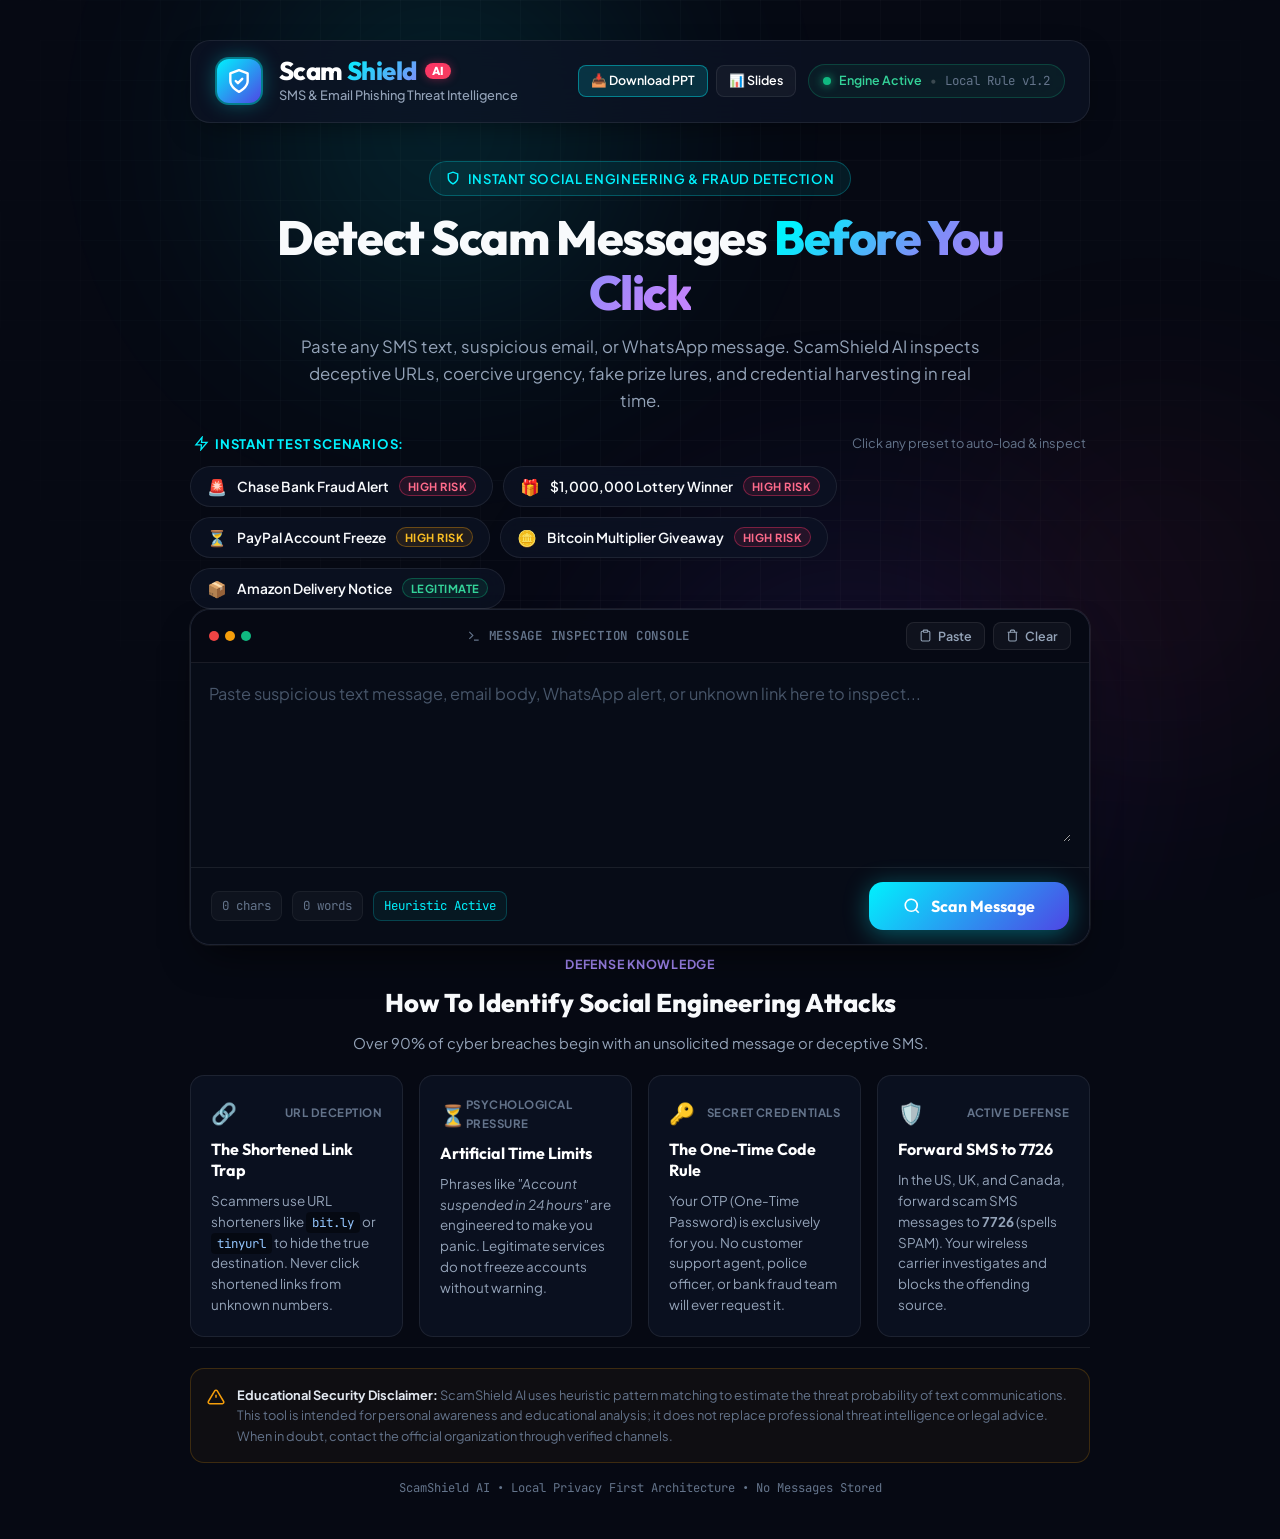
<file: templates/index.html>
<!DOCTYPE html>
<html lang="en">
<head>
    <meta charset="UTF-8">
    <meta name="viewport" content="width=device-width, initial-scale=1.0">
    <title>ScamShield AI | Intelligent SMS & Email Phishing Scanner</title>
    <meta name="description" content="ScamShield AI is a modern cyber-intelligence tool that analyzes suspicious SMS messages and emails for phishing links, coercive urgency, fake prizes, and credential theft.">
    <meta name="theme-color" content="#070a13">
    <link rel="manifest" href="/static/manifest.json">
    <link rel="icon" type="image/png" href="/static/icon-192.png">
    
    <!-- Google Fonts -->
    <link rel="preconnect" href="https://fonts.googleapis.com">
    <link rel="preconnect" href="https://fonts.gstatic.com" crossorigin>
    <link href="https://fonts.googleapis.com/css2?family=Outfit:wght@400;500;600;700;800;900&family=Plus+Jakarta+Sans:wght@400;500;600;700&family=JetBrains+Mono:wght@400;500;600&display=swap" rel="stylesheet">
    
    <!-- Stylesheet -->
    <link rel="stylesheet" href="/static/style.css">
</head>
<body>
    <!-- Background Canvas Decor -->
    <div class="cyber-background" aria-hidden="true">
        <div class="grid-overlay"></div>
        <div class="ambient-glow glow-cyan"></div>
        <div class="ambient-glow glow-purple"></div>
        <div class="ambient-glow glow-accent"></div>
    </div>

    <!-- Main Application Shell -->
    <div class="app-shell">
        <!-- Top Navigation Bar -->
        <header class="navbar" role="banner">
            <div class="nav-brand">
                <div class="shield-badge">
                    <div class="shield-core">
                        <svg width="26" height="26" viewBox="0 0 24 24" fill="none" stroke="currentColor" stroke-width="2.2" stroke-linecap="round" stroke-linejoin="round">
                            <path d="M12 22s8-4 8-10V5l-8-3-8 3v7c0 6 8 10 8 10z"></path>
                            <path d="M9 12l2 2 4-4"></path>
                        </svg>
                    </div>
                    <div class="shield-pulse"></div>
                </div>
                <div class="brand-titles">
                    <div class="brand-logo-text">
                        <span class="brand-scam">Scam</span><span class="brand-shield">Shield</span>
                        <span class="brand-ai-chip">AI</span>
                    </div>
                    <span class="brand-subtext">SMS &amp; Email Phishing Threat Intelligence</span>
                </div>
            </div>

            <div class="nav-status">
                <button type="button" id="install-app-btn" class="term-btn" style="display: none; color: #fff; background: linear-gradient(135deg, #10b981, #059669); border-color: #34d399; margin-right: 8px;">
                    📲 Install App
                </button>
                <a href="/download-ppt" class="term-btn" style="text-decoration: none; color: #fff; background: rgba(0, 242, 254, 0.15); border-color: rgba(0, 242, 254, 0.4); margin-right: 8px;">
                    📥 Download PPT
                </a>
                <a href="/slides" class="term-btn" style="text-decoration: none; color: #fff; margin-right: 12px;">
                    📊 Slides
                </a>
                <div class="status-indicator-pill" id="system-status">
                    <span class="pulse-dot"></span>
                    <span class="status-title">Engine Active</span>
                    <span class="status-divider">•</span>
                    <span class="status-meta">Local Rule v1.2</span>
                </div>
            </div>
        </header>

        <!-- Main Content Area -->
        <main class="main-content" role="main">
            <!-- Hero Title & Subtitle -->
            <section class="hero-section">
                <div class="hero-chip">
                    <svg width="14" height="14" viewBox="0 0 24 24" fill="none" stroke="currentColor" stroke-width="2.5">
                        <path d="M12 22s8-4 8-10V5l-8-3-8 3v7c0 6 8 10 8 10z"></path>
                    </svg>
                    <span>Instant Social Engineering &amp; Fraud Detection</span>
                </div>
                <h1 class="hero-title">
                    Detect Scam Messages <span class="gradient-headline">Before You Click</span>
                </h1>
                <p class="hero-description">
                    Paste any SMS text, suspicious email, or WhatsApp message. ScamShield AI inspects deceptive URLs, coercive urgency, fake prize lures, and credential harvesting in real time.
                </p>
            </section>

            <!-- Test Presets Hub -->
            <section class="presets-section" aria-label="Test Scenarios">
                <div class="presets-label-bar">
                    <span class="presets-caption">
                        <svg width="15" height="15" viewBox="0 0 24 24" fill="none" stroke="currentColor" stroke-width="2">
                            <polygon points="13 2 3 14 12 14 11 22 21 10 12 10 13 2"></polygon>
                        </svg>
                        Instant Test Scenarios:
                    </span>
                    <span class="presets-hint">Click any preset to auto-load &amp; inspect</span>
                </div>
                <div class="presets-grid">
                    <button type="button" class="preset-pill preset-bank" data-preset="bank">
                        <span class="preset-icon">🚨</span>
                        <span class="preset-title">Chase Bank Fraud Alert</span>
                        <span class="preset-tag tag-high">High Risk</span>
                    </button>
                    <button type="button" class="preset-pill preset-lottery" data-preset="prize">
                        <span class="preset-icon">🎁</span>
                        <span class="preset-title">$1,000,000 Lottery Winner</span>
                        <span class="preset-tag tag-high">High Risk</span>
                    </button>
                    <button type="button" class="preset-pill preset-paypal" data-preset="urgent">
                        <span class="preset-icon">⏳</span>
                        <span class="preset-title">PayPal Account Freeze</span>
                        <span class="preset-tag tag-med">High Risk</span>
                    </button>
                    <button type="button" class="preset-pill preset-crypto" data-preset="crypto">
                        <span class="preset-icon">🪙</span>
                        <span class="preset-title">Bitcoin Multiplier Giveaway</span>
                        <span class="preset-tag tag-high">High Risk</span>
                    </button>
                    <button type="button" class="preset-pill preset-safe" data-preset="safe">
                        <span class="preset-icon">📦</span>
                        <span class="preset-title">Amazon Delivery Notice</span>
                        <span class="preset-tag tag-safe">Legitimate</span>
                    </button>
                </div>
            </section>

            <!-- Inspector Workspace -->
            <section class="workspace-card" aria-label="Message Inspection Workspace">
                <!-- Terminal Header Bar -->
                <div class="terminal-bar">
                    <div class="terminal-dots">
                        <span class="term-dot dot-red"></span>
                        <span class="term-dot dot-yellow"></span>
                        <span class="term-dot dot-green"></span>
                    </div>
                    <div class="terminal-title">
                        <svg width="14" height="14" viewBox="0 0 24 24" fill="none" stroke="currentColor" stroke-width="2">
                            <polyline points="4 17 10 11 4 5"></polyline>
                            <line x1="12" y1="19" x2="20" y2="19"></line>
                        </svg>
                        <span>MESSAGE INSPECTION CONSOLE</span>
                    </div>
                    <div class="terminal-actions">
                        <button type="button" id="paste-btn" class="term-btn" title="Paste text from clipboard">
                            <svg width="13" height="13" viewBox="0 0 24 24" fill="none" stroke="currentColor" stroke-width="2">
                                <path d="M16 4h2a2 2 0 0 1 2 2v14a2 2 0 0 1-2 2H6a2 2 0 0 1-2-2V6a2 2 0 0 1 2-2h2"></path>
                                <rect x="8" y="2" width="8" height="4" rx="1" ry="1"></rect>
                            </svg>
                            Paste
                        </button>
                        <button type="button" id="clear-btn" class="term-btn" title="Clear text area">
                            <svg width="13" height="13" viewBox="0 0 24 24" fill="none" stroke="currentColor" stroke-width="2">
                                <polyline points="3 6 5 6 21 6"></polyline>
                                <path d="M19 6v14a2 2 0 0 1-2 2H7a2 2 0 0 1-2-2V6m3 0V4a2 2 0 0 1 2-2h4a2 2 0 0 1 2 2v2"></path>
                            </svg>
                            Clear
                        </button>
                    </div>
                </div>

                <!-- Input Form -->
                <form id="analyzer-form" class="analyzer-form">
                    <div class="input-container">
                        <label for="message-input" class="sr-only">Message content to scan</label>
                        <textarea 
                            id="message-input" 
                            name="message" 
                            rows="6" 
                            placeholder="Paste suspicious text message, email body, WhatsApp alert, or unknown link here to inspect..." 
                            required
                        ></textarea>
                    </div>

                    <!-- Input Metrics & Submit Bar -->
                    <div class="input-footer">
                        <div class="metrics-group">
                            <span id="char-counter" class="metric-badge">0 chars</span>
                            <span id="word-counter" class="metric-badge">0 words</span>
                            <span id="security-mode" class="metric-badge mode-badge">Heuristic Active</span>
                        </div>
                        <div class="submit-group">
                            <button type="submit" id="analyze-btn" class="scan-button">
                                <span class="scan-btn-glow"></span>
                                <span class="btn-spinner" id="btn-spinner" style="display: none;"></span>
                                <svg class="btn-icon" width="18" height="18" viewBox="0 0 24 24" fill="none" stroke="currentColor" stroke-width="2.2">
                                    <circle cx="11" cy="11" r="8"></circle>
                                    <line x1="21" y1="21" x2="16.65" y2="16.65"></line>
                                </svg>
                                <span id="analyze-btn-text">Scan Message</span>
                            </button>
                        </div>
                    </div>
                </form>
            </section>

            <!-- Results Diagnostic Console (Revealed when analyzed) -->
            <section id="results-panel" class="results-dashboard" style="display: none;" aria-live="polite">
                <!-- Top Diagnostic Header -->
                <div class="diagnostic-header">
                    <div class="diag-header-text">
                        <span class="diag-pretitle">Diagnostic Verdict</span>
                        <h2 id="verdict-heading">Threat Assessment Complete</h2>
                    </div>
                    <div class="diag-verdict-pill">
                        <span id="risk-badge" class="risk-badge risk-high">CRITICAL RISK</span>
                    </div>
                </div>

                <!-- Threat Score Overview Card -->
                <div class="threat-overview-grid">
                    <!-- Circular Score Gauge Card -->
                    <div class="gauge-card">
                        <div class="gauge-wrapper">
                            <svg class="score-ring" width="160" height="160" viewBox="0 0 160 160">
                                <circle class="ring-bg" cx="80" cy="80" r="68"></circle>
                                <circle id="score-ring-bar" class="ring-bar ring-high" cx="80" cy="80" r="68" stroke-dasharray="427.2" stroke-dashoffset="427.2"></circle>
                            </svg>
                            <div class="gauge-center-content">
                                <span id="score-text" class="gauge-number">0%</span>
                                <span class="gauge-label">Threat Index</span>
                            </div>
                        </div>
                        <div class="gauge-footer-meta">
                            <span id="threat-level-desc">Multiple fraud heuristics triggered</span>
                        </div>
                    </div>

                    <!-- Category Pillars Grid -->
                    <div class="pillars-card">
                        <h3 class="pillars-heading">Security Pillar Analysis</h3>
                        <div class="pillar-items">
                            <!-- Link Pillar -->
                            <div class="pillar-item">
                                <div class="pillar-label-row">
                                    <span class="pillar-name">
                                        <svg width="14" height="14" viewBox="0 0 24 24" fill="none" stroke="currentColor" stroke-width="2">
                                            <path d="M10 13a5 5 0 0 0 7.54.54l3-3a5 5 0 0 0-7.07-7.07l-1.72 1.71"></path>
                                            <path d="M14 11a5 5 0 0 0-7.54-.54l-3 3a5 5 0 0 0 7.07 7.07l1.71-1.71"></path>
                                        </svg>
                                        Link Integrity
                                    </span>
                                    <span id="score-links" class="pillar-score">0%</span>
                                </div>
                                <div class="pillar-track">
                                    <div id="bar-links" class="pillar-fill" style="width: 0%;"></div>
                                </div>
                            </div>

                            <!-- Urgency Pillar -->
                            <div class="pillar-item">
                                <div class="pillar-label-row">
                                    <span class="pillar-name">
                                        <svg width="14" height="14" viewBox="0 0 24 24" fill="none" stroke="currentColor" stroke-width="2">
                                            <circle cx="12" cy="12" r="10"></circle>
                                            <polyline points="12 6 12 12 16 14"></polyline>
                                        </svg>
                                        Urgency &amp; Pressure
                                    </span>
                                    <span id="score-urgency" class="pillar-score">0%</span>
                                </div>
                                <div class="pillar-track">
                                    <div id="bar-urgency" class="pillar-fill" style="width: 0%;"></div>
                                </div>
                            </div>

                            <!-- Prize / Bait Pillar -->
                            <div class="pillar-item">
                                <div class="pillar-label-row">
                                    <span class="pillar-name">
                                        <svg width="14" height="14" viewBox="0 0 24 24" fill="none" stroke="currentColor" stroke-width="2">
                                            <polyline points="20 12 20 22 4 22 4 12"></polyline>
                                            <rect x="2" y="7" width="20" height="5"></rect>
                                            <line x1="12" y1="22" x2="12" y2="7"></line>
                                            <path d="M12 7H7.5a2.5 2.5 0 0 1 0-5C11 2 12 7 12 7z"></path>
                                            <path d="M12 7h4.5a2.5 2.5 0 0 0 0-5C13 2 12 7 12 7z"></path>
                                        </svg>
                                        Prize &amp; Financial Bait
                                    </span>
                                    <span id="score-prizes" class="pillar-score">0%</span>
                                </div>
                                <div class="pillar-track">
                                    <div id="bar-prizes" class="pillar-fill" style="width: 0%;"></div>
                                </div>
                            </div>

                            <!-- Credential Pillar -->
                            <div class="pillar-item">
                                <div class="pillar-label-row">
                                    <span class="pillar-name">
                                        <svg width="14" height="14" viewBox="0 0 24 24" fill="none" stroke="currentColor" stroke-width="2">
                                            <rect x="3" y="11" width="18" height="11" rx="2" ry="2"></rect>
                                            <path d="M7 11V7a5 5 0 0 1 10 0v4"></path>
                                        </svg>
                                        Credential Requests
                                    </span>
                                    <span id="score-credentials" class="pillar-score">0%</span>
                                </div>
                                <div class="pillar-track">
                                    <div id="bar-credentials" class="pillar-fill" style="width: 0%;"></div>
                                </div>
                            </div>
                        </div>
                    </div>
                </div>

                <!-- Primary Security Guidance Box -->
                <div class="advice-card" id="advice-card-box">
                    <div class="advice-icon">
                        <svg width="22" height="22" viewBox="0 0 24 24" fill="none" stroke="currentColor" stroke-width="2">
                            <circle cx="12" cy="12" r="10"></circle>
                            <line x1="12" y1="16" x2="12" y2="12"></line>
                            <line x1="12" y1="8" x2="12.01" y2="8"></line>
                        </svg>
                    </div>
                    <div class="advice-text-group">
                        <span class="advice-heading">Security Recommendation</span>
                        <p id="advice-box" class="advice-text">Analyzing...</p>
                    </div>
                </div>

                <!-- Detected Warning Signs Breakdown -->
                <div class="findings-container">
                    <div class="findings-header">
                        <h3 class="findings-title">
                            <svg width="18" height="18" viewBox="0 0 24 24" fill="none" stroke="currentColor" stroke-width="2">
                                <polygon points="7.86 2 16.14 2 22 7.86 22 16.14 16.14 22 7.86 22 2 16.14 2 7.86 7.86 2"></polygon>
                                <line x1="12" y1="8" x2="12" y2="12"></line>
                                <line x1="12" y1="16" x2="12.01" y2="16"></line>
                            </svg>
                            Flagged Threat Indicators (<span id="findings-count">0</span>)
                        </h3>
                    </div>
                    <div id="findings-list" class="findings-list">
                        <!-- Populated dynamically via JavaScript -->
                    </div>
                </div>

                <!-- Immediate Action Checklist -->
                <div class="actions-checklist-card">
                    <div class="checklist-header">
                        <h4>
                            <svg width="16" height="16" viewBox="0 0 24 24" fill="none" stroke="currentColor" stroke-width="2">
                                <path d="M22 11.08V12a10 10 0 1 1-5.93-9.14"></path>
                                <polyline points="22 4 12 14.01 9 11.01"></polyline>
                            </svg>
                            Recommended Next Steps
                        </h4>
                        <button type="button" id="copy-report-btn" class="copy-report-btn" title="Copy full security report to clipboard">
                            <svg width="13" height="13" viewBox="0 0 24 24" fill="none" stroke="currentColor" stroke-width="2">
                                <rect x="9" y="9" width="13" height="13" rx="2" ry="2"></rect>
                                <path d="M5 15H4a2 2 0 0 1-2-2V4a2 2 0 0 1 2-2h9a2 2 0 0 1 2 2v1"></path>
                            </svg>
                            <span id="copy-btn-label">Copy Report</span>
                        </button>
                    </div>
                    <ul id="action-checklist" class="checklist-items">
                        <!-- Injected via JavaScript -->
                    </ul>
                </div>
            </section>

            <!-- Educational Security Knowledge Hub -->
            <section class="knowledge-hub" aria-label="Security Education Hub">
                <div class="knowledge-header">
                    <div class="kh-chip">Defense Knowledge</div>
                    <h2 class="kh-title">How To Identify Social Engineering Attacks</h2>
                    <p class="kh-sub">Over 90% of cyber breaches begin with an unsolicited message or deceptive SMS.</p>
                </div>

                <div class="knowledge-grid">
                    <article class="kh-card">
                        <div class="kh-card-top">
                            <span class="kh-icon icon-link">🔗</span>
                            <span class="kh-tag">URL Deception</span>
                        </div>
                        <h3>The Shortened Link Trap</h3>
                        <p>Scammers use URL shorteners like <code>bit.ly</code> or <code>tinyurl</code> to hide the true destination. Never click shortened links from unknown numbers.</p>
                    </article>

                    <article class="kh-card">
                        <div class="kh-card-top">
                            <span class="kh-icon icon-clock">⏳</span>
                            <span class="kh-tag">Psychological Pressure</span>
                        </div>
                        <h3>Artificial Time Limits</h3>
                        <p>Phrases like <em>"Account suspended in 24 hours"</em> are engineered to make you panic. Legitimate services do not freeze accounts without warning.</p>
                    </article>

                    <article class="kh-card">
                        <div class="kh-card-top">
                            <span class="kh-icon icon-key">🔑</span>
                            <span class="kh-tag">Secret Credentials</span>
                        </div>
                        <h3>The One-Time Code Rule</h3>
                        <p>Your OTP (One-Time Password) is exclusively for you. No customer support agent, police officer, or bank fraud team will ever request it.</p>
                    </article>

                    <article class="kh-card">
                        <div class="kh-card-top">
                            <span class="kh-icon icon-shield">🛡️</span>
                            <span class="kh-tag">Active Defense</span>
                        </div>
                        <h3>Forward SMS to 7726</h3>
                        <p>In the US, UK, and Canada, forward scam SMS messages to <strong>7726</strong> (spells SPAM). Your wireless carrier investigates and blocks the offending source.</p>
                    </article>
                </div>
            </section>

            <!-- Disclaimer Notice -->
            <footer class="app-footer">
                <div class="disclaimer-banner">
                    <div class="disclaimer-icon">
                        <svg width="18" height="18" viewBox="0 0 24 24" fill="none" stroke="currentColor" stroke-width="2">
                            <path d="M10.29 3.86L1.82 18a2 2 0 0 0 1.71 3h16.94a2 2 0 0 0 1.71-3L13.71 3.86a2 2 0 0 0-3.42 0z"></path>
                            <line x1="12" y1="9" x2="12" y2="13"></line>
                            <line x1="12" y1="17" x2="12.01" y2="17"></line>
                        </svg>
                    </div>
                    <div class="disclaimer-content">
                        <strong>Educational Security Disclaimer:</strong> ScamShield AI uses heuristic pattern matching to estimate the threat probability of text communications. This tool is intended for personal awareness and educational analysis; it does not replace professional threat intelligence or legal advice. When in doubt, contact the official organization through verified channels.
                    </div>
                </div>
                <div class="footer-meta">
                    <span>ScamShield AI • Local Privacy First Architecture • No Messages Stored</span>
                </div>
            </footer>
        </main>
    </div>

    <!-- Application Script -->
    <script src="/static/script.js"></script>
</body>
</html>
</file>
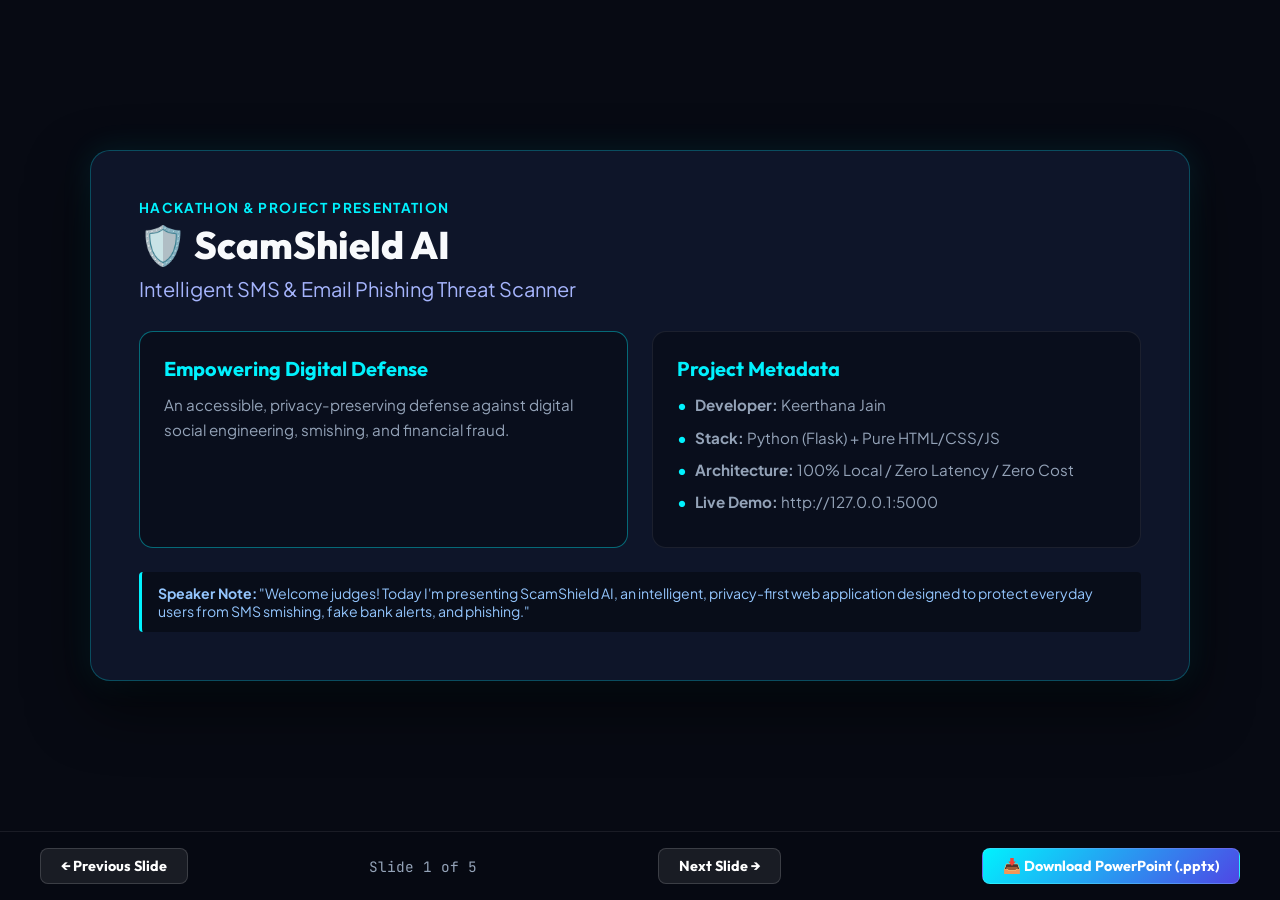
<file: templates/slides.html>
<!DOCTYPE html>
<html lang="en">
<head>
    <meta charset="UTF-8">
    <meta name="viewport" content="width=device-width, initial-scale=1.0">
    <title>ScamShield AI - Presentation Slides</title>
    <link rel="preconnect" href="https://fonts.googleapis.com">
    <link rel="preconnect" href="https://fonts.gstatic.com" crossorigin>
    <link href="https://fonts.googleapis.com/css2?family=Outfit:wght@400;600;700;800;900&family=Plus+Jakarta+Sans:wght@400;500;600;700&family=JetBrains+Mono:wght@500;700&display=swap" rel="stylesheet">
    <style>
        :root {
            --bg-deep: #070a13;
            --bg-card: rgba(16, 24, 46, 0.85);
            --cyan-neon: #00f2fe;
            --indigo-neon: #6366f1;
            --danger-red: #ff3366;
            --safe-green: #10b981;
            --text-white: #f8fafc;
            --text-muted: #94a3b8;
        }
        * { box-sizing: border-box; margin: 0; padding: 0; }
        body {
            background: var(--bg-deep);
            color: var(--text-white);
            font-family: 'Plus Jakarta Sans', sans-serif;
            min-height: 100vh;
            display: flex;
            flex-direction: column;
            overflow: hidden;
        }
        .slide-container {
            flex: 1;
            display: flex;
            align-items: center;
            justify-content: center;
            padding: 40px;
            position: relative;
        }
        .slide {
            display: none;
            width: 100%;
            max-width: 1100px;
            background: var(--bg-card);
            border: 1px solid rgba(0, 242, 254, 0.25);
            border-radius: 20px;
            padding: 48px;
            box-shadow: 0 25px 60px rgba(0, 0, 0, 0.6), 0 0 30px rgba(0, 242, 254, 0.1);
            animation: fadeIn 0.3s ease;
        }
        .slide.active { display: block; }
        @keyframes fadeIn {
            from { opacity: 0; transform: scale(0.98); }
            to { opacity: 1; transform: scale(1); }
        }
        .slide-header {
            margin-bottom: 30px;
        }
        .slide-tag {
            font-size: 0.85rem;
            font-weight: 700;
            color: var(--cyan-neon);
            text-transform: uppercase;
            letter-spacing: 0.1em;
            margin-bottom: 6px;
        }
        .slide-title {
            font-family: 'Outfit', sans-serif;
            font-size: 2.4rem;
            font-weight: 800;
            line-height: 1.2;
        }
        .grid-3 {
            display: grid;
            grid-template-columns: repeat(3, 1fr);
            gap: 20px;
        }
        .grid-2 {
            display: grid;
            grid-template-columns: repeat(2, 1fr);
            gap: 24px;
        }
        .grid-4 {
            display: grid;
            grid-template-columns: repeat(4, 1fr);
            gap: 16px;
        }
        .card {
            background: rgba(8, 12, 24, 0.7);
            border: 1px solid rgba(255, 255, 255, 0.08);
            border-radius: 14px;
            padding: 24px;
        }
        .card.accent-cyan { border-color: rgba(0, 242, 254, 0.4); }
        .card.accent-red { border-color: rgba(255, 51, 102, 0.4); }
        .card.accent-green { border-color: rgba(16, 185, 129, 0.4); }
        .card h3 {
            font-family: 'Outfit', sans-serif;
            font-size: 1.25rem;
            margin-bottom: 12px;
            color: var(--cyan-neon);
        }
        .card.accent-red h3 { color: var(--danger-red); }
        .card.accent-green h3 { color: var(--safe-green); }
        .card p, .card li {
            color: var(--text-muted);
            font-size: 0.95rem;
            line-height: 1.6;
        }
        .card ul { list-style: none; }
        .card li { margin-bottom: 8px; position: relative; padding-left: 18px; }
        .card li::before {
            content: "•";
            color: var(--cyan-neon);
            position: absolute;
            left: 0;
            font-weight: bold;
        }
        /* Navigation Controls */
        .slide-controls {
            background: rgba(6, 9, 18, 0.9);
            border-top: 1px solid rgba(255, 255, 255, 0.08);
            padding: 16px 40px;
            display: flex;
            justify-content: space-between;
            align-items: center;
        }
        .ctrl-btn {
            background: rgba(255, 255, 255, 0.08);
            border: 1px solid rgba(255, 255, 255, 0.15);
            color: #ffffff;
            font-family: 'Outfit', sans-serif;
            font-size: 0.9rem;
            font-weight: 700;
            padding: 8px 20px;
            border-radius: 8px;
            cursor: pointer;
            transition: all 0.2s;
        }
        .ctrl-btn:hover {
            background: var(--cyan-neon);
            color: #000000;
        }
        .slide-counter {
            font-family: 'JetBrains Mono', monospace;
            font-size: 0.9rem;
            color: var(--text-muted);
        }
        .speaker-notes {
            margin-top: 24px;
            background: rgba(0, 0, 0, 0.4);
            border-left: 3px solid var(--cyan-neon);
            padding: 12px 16px;
            font-size: 0.88rem;
            color: #93c5fd;
            border-radius: 4px;
        }
    </style>
</head>
<body>
    <div class="slide-container">
        <!-- Slide 1: Title -->
        <div class="slide active">
            <div class="slide-header">
                <div class="slide-tag">Hackathon &amp; Project Presentation</div>
                <h1 class="slide-title">🛡️ ScamShield AI</h1>
                <p style="font-size: 1.25rem; color: #a5b4fc; margin-top: 8px;">Intelligent SMS &amp; Email Phishing Threat Scanner</p>
            </div>
            <div class="grid-2">
                <div class="card accent-cyan">
                    <h3>Empowering Digital Defense</h3>
                    <p>An accessible, privacy-preserving defense against digital social engineering, smishing, and financial fraud.</p>
                </div>
                <div class="card">
                    <h3>Project Metadata</h3>
                    <ul>
                        <li><strong>Developer:</strong> Keerthana Jain</li>
                        <li><strong>Stack:</strong> Python (Flask) + Pure HTML/CSS/JS</li>
                        <li><strong>Architecture:</strong> 100% Local / Zero Latency / Zero Cost</li>
                        <li><strong>Live Demo:</strong> http://127.0.0.1:5000</li>
                    </ul>
                </div>
            </div>
            <div class="speaker-notes">
                <strong>Speaker Note:</strong> "Welcome judges! Today I'm presenting ScamShield AI, an intelligent, privacy-first web application designed to protect everyday users from SMS smishing, fake bank alerts, and phishing."
            </div>
        </div>

        <!-- Slide 2: The Problem -->
        <div class="slide">
            <div class="slide-header">
                <div class="slide-tag">Problem Statement</div>
                <h2 class="slide-title">The Explosive Rise of Social Engineering Scams</h2>
            </div>
            <div class="grid-3">
                <div class="card accent-red">
                    <h3>💥 $10+ Billion Lost</h3>
                    <p>Consumers lose billions annually to fraudulent SMS and deceptive email phishing. SMS has a 98% open rate, making smishing 3x more dangerous than email fraud.</p>
                </div>
                <div class="card">
                    <h3>⏳ Panic Manipulation</h3>
                    <p>Attackers weaponize artificial urgency ("Account suspended within 24 hours!") to force victims into clicking before verifying with their bank.</p>
                </div>
                <div class="card">
                    <h3>🔒 Privacy Barrier</h3>
                    <p>Most existing AI detectors require uploading personal messages to third-party cloud APIs. Users cannot safely upload confidential texts without risking their privacy.</p>
                </div>
            </div>
            <div class="speaker-notes">
                <strong>Speaker Note:</strong> "Judges, the problem is massive. Over 10 billion dollars is lost annually. Scammers exploit fear and urgency, and users have had no private, local way to check messages safely."
            </div>
        </div>

        <!-- Slide 3: The Solution -->
        <div class="slide">
            <div class="slide-header">
                <div class="slide-tag">The Solution</div>
                <h2 class="slide-title">ScamShield AI: Your Personal Threat Scanner</h2>
            </div>
            <div class="grid-2">
                <div class="card accent-cyan">
                    <h3>⚡ Instant Threat Index</h3>
                    <p>Animated circular gauge provides an intuitive 0% to 100% score with clear classifications: Verified Clean (Green), Elevated Risk (Amber), or Critical Risk (Red).</p>
                </div>
                <div class="card">
                    <h3>🛡️ 4-Pillar Security Diagnostic</h3>
                    <p>Deconstructs every message across Link Integrity, Urgency Pressure, Financial Bait, and Credential Requests with exact matched snippets.</p>
                </div>
                <div class="card accent-green">
                    <h3>🔐 100% Privacy-Preserving</h3>
                    <p>Zero external API calls. Zero message storage. All detection happens locally on the user's laptop in less than 1 millisecond.</p>
                </div>
                <div class="card">
                    <h3>📋 Actionable Defense Checklist</h3>
                    <p>Provides empowering next steps—such as forwarding SMS to 7726 to alert wireless carriers—plus 1-click report copying.</p>
                </div>
            </div>
            <div class="speaker-notes">
                <strong>Speaker Note:</strong> "ScamShield AI provides immediate, explainable threat intelligence. It diagnoses messages in under 1ms, shows why a message was flagged, and provides immediate safety steps."
            </div>
        </div>

        <!-- Slide 4: 4 Security Pillars -->
        <div class="slide">
            <div class="slide-header">
                <div class="slide-tag">Detection Logic</div>
                <h2 class="slide-title">The 4 Core Security Pillars</h2>
            </div>
            <div class="grid-4">
                <div class="card accent-cyan">
                    <h3>🔗 Link Integrity</h3>
                    <ul>
                        <li>Shortened URLs (`bit.ly`, `tinyurl`)</li>
                        <li>Direct IP addresses (`192.168.1.1`)</li>
                        <li>High-risk TLDs (`.xyz`, `.top`)</li>
                        <li>Deceptive login keywords</li>
                    </ul>
                </div>
                <div class="card accent-red">
                    <h3>⏳ Pressure &amp; Urgency</h3>
                    <ul>
                        <li>Coercive time limits ('24 hours')</li>
                        <li>Account freeze threats</li>
                        <li>Fake police/arrest threats</li>
                        <li>Panic-inducing phrasing</li>
                    </ul>
                </div>
                <div class="card">
                    <h3>🎁 Prize &amp; Bait</h3>
                    <ul>
                        <li>Unearned lotteries ($1,000,000)</li>
                        <li>Crypto multiplier giveaways</li>
                        <li>Fake retail gift cards</li>
                        <li>Unclaimed inheritance claims</li>
                    </ul>
                </div>
                <div class="card">
                    <h3>🔑 Credential Theft</h3>
                    <ul>
                        <li>Password &amp; PIN demands</li>
                        <li>One-Time Passcodes (OTP)</li>
                        <li>Social Security Numbers (SSN)</li>
                        <li>Credit card CVV codes</li>
                    </ul>
                </div>
            </div>
            <div class="speaker-notes">
                <strong>Speaker Note:</strong> "Our engine breaks threats into four pillars: Link Integrity, Urgency, Prize Bait, and Credential Theft. These four vectors cover the vast majority of consumer fraud."
            </div>
        </div>

        <!-- Slide 5: Strategic Edge & Future -->
        <div class="slide">
            <div class="slide-header">
                <div class="slide-tag">Competitive Edge &amp; Roadmap</div>
                <h2 class="slide-title">Why ScamShield AI Wins &amp; What's Next</h2>
            </div>
            <div class="grid-2">
                <div class="card accent-green">
                    <h3>🏆 Strategic Advantages</h3>
                    <ul>
                        <li><strong>Zero Cost:</strong> No expensive OpenAI/Claude API tokens needed.</li>
                        <li><strong>Zero Latency:</strong> Sub-millisecond response time.</li>
                        <li><strong>Complete Privacy:</strong> Never transmits sensitive user communications.</li>
                        <li><strong>Educational Impact:</strong> Teaches users how to spot red flags.</li>
                    </ul>
                </div>
                <div class="card accent-cyan">
                    <h3>🚀 Future Product Roadmap</h3>
                    <ul>
                        <li><strong>Phase 1:</strong> Chrome / Firefox Browser Extension for Gmail &amp; Outlook.</li>
                        <li><strong>Phase 2:</strong> Lightweight on-device Small Language Model (SLM).</li>
                        <li><strong>Phase 3:</strong> Native iOS / Android SMS Filter extension.</li>
                    </ul>
                </div>
            </div>
            <div class="speaker-notes">
                <strong>Speaker Note:</strong> "ScamShield AI operates with zero API costs and total privacy. Next, we will expand into a Chrome Extension and an on-device Small Language Model."
            </div>
        </div>
    </div>

    <!-- Controls -->
    <div class="slide-controls">
        <button class="ctrl-btn" id="prev-btn">← Previous Slide</button>
        <span class="slide-counter" id="slide-num">Slide 1 of 5</span>
        <button class="ctrl-btn" id="next-btn">Next Slide →</button>
        <a href="/download-ppt" class="ctrl-btn" style="text-decoration: none; background: linear-gradient(135deg, #00f2fe, #4f46e5); color: #fff; margin-left: 20px;">
            📥 Download PowerPoint (.pptx)
        </a>
    </div>

    <script>
        const slides = document.querySelectorAll('.slide');
        let current = 0;
        const slideNum = document.getElementById('slide-num');

        function showSlide(idx) {
            slides.forEach((s, i) => s.classList.toggle('active', i === idx));
            slideNum.textContent = `Slide ${idx + 1} of ${slides.length}`;
        }

        document.getElementById('prev-btn').addEventListener('click', () => {
            current = (current - 1 + slides.length) % slides.length;
            showSlide(current);
        });

        document.getElementById('next-btn').addEventListener('click', () => {
            current = (current + 1) % slides.length;
            showSlide(current);
        });

        document.addEventListener('keydown', (e) => {
            if (e.key === 'ArrowRight' || e.key === 'Space') {
                current = (current + 1) % slides.length;
                showSlide(current);
            } else if (e.key === 'ArrowLeft') {
                current = (current - 1 + slides.length) % slides.length;
                showSlide(current);
            }
        });
    </script>
</body>
</html>
</file>
<file: static/style.css>
/* ==========================================================================
   ScamShield AI - Next-Gen Cyber Threat Scanner Stylesheet
   ========================================================================== */

:root {
    /* Base Palette */
    --bg-deep: #060913;
    --bg-surface: rgba(13, 19, 36, 0.75);
    --bg-surface-elevated: rgba(20, 28, 52, 0.85);
    --bg-input: rgba(8, 12, 24, 0.95);
    
    /* Cyber Accents */
    --cyan-neon: #00f2fe;
    --cyan-glow: rgba(0, 242, 254, 0.35);
    --indigo-neon: #6366f1;
    --purple-neon: #8b5cf6;
    
    /* Threat Spectrum Colors */
    --safe-emerald: #10b981;
    --safe-glow: rgba(16, 185, 129, 0.3);
    --safe-bg: rgba(16, 185, 129, 0.1);
    --safe-border: rgba(16, 185, 129, 0.35);

    --warning-amber: #f59e0b;
    --warning-glow: rgba(245, 158, 11, 0.3);
    --warning-bg: rgba(245, 158, 11, 0.1);
    --warning-border: rgba(245, 158, 11, 0.35);

    --danger-crimson: #ff3366;
    --danger-glow: rgba(255, 51, 102, 0.35);
    --danger-bg: rgba(255, 51, 102, 0.1);
    --danger-border: rgba(255, 51, 102, 0.4);

    /* Text & Borders */
    --text-primary: #f8fafc;
    --text-secondary: #94a3b8;
    --text-muted: #64748b;
    --border-subtle: rgba(255, 255, 255, 0.08);
    --border-highlight: rgba(0, 242, 254, 0.35);

    /* Typography */
    --font-heading: 'Outfit', sans-serif;
    --font-body: 'Plus Jakarta Sans', sans-serif;
    --font-mono: 'JetBrains Mono', monospace;

    /* Radii & Shadows */
    --radius-sm: 8px;
    --radius-md: 14px;
    --radius-lg: 20px;
    --radius-full: 9999px;

    --transition-smooth: all 0.3s cubic-bezier(0.25, 0.8, 0.25, 1);
    --shadow-cyber: 0 20px 40px -15px rgba(0, 0, 0, 0.7), 0 0 0 1px var(--border-subtle);
}

/* Reset & Setup */
*, *::before, *::after {
    box-sizing: border-box;
    margin: 0;
    padding: 0;
}

body {
    background-color: var(--bg-deep);
    color: var(--text-primary);
    font-family: var(--font-body);
    min-height: 100vh;
    display: flex;
    justify-content: center;
    align-items: flex-start;
    padding: 40px 18px;
    overflow-x: hidden;
    position: relative;
    line-height: 1.6;
}

/* Cyber Atmosphere Background */
.cyber-background {
    position: fixed;
    top: 0;
    left: 0;
    width: 100vw;
    height: 100vh;
    pointer-events: none;
    z-index: 0;
    overflow: hidden;
}

.grid-overlay {
    position: absolute;
    inset: 0;
    background-image: 
        linear-gradient(rgba(255, 255, 255, 0.02) 1px, transparent 1px),
        linear-gradient(90deg, rgba(255, 255, 255, 0.02) 1px, transparent 1px);
    background-size: 40px 40px;
    mask-image: radial-gradient(circle at 50% 30%, black 40%, transparent 85%);
}

.ambient-glow {
    position: absolute;
    border-radius: 50%;
    filter: blur(120px);
    opacity: 0.22;
    pointer-events: none;
}

.glow-cyan {
    width: 500px;
    height: 500px;
    background: radial-gradient(circle, #00f2fe, transparent 70%);
    top: -120px;
    left: 15%;
}

.glow-purple {
    width: 600px;
    height: 600px;
    background: radial-gradient(circle, #7c3aed, transparent 70%);
    bottom: -150px;
    right: 10%;
}

.glow-accent {
    width: 450px;
    height: 450px;
    background: radial-gradient(circle, #ff3366, transparent 70%);
    top: 40%;
    right: -100px;
    opacity: 0.12;
}

/* App Shell */
.app-shell {
    width: 100%;
    max-width: 900px;
    position: relative;
    z-index: 1;
    display: flex;
    flex-direction: column;
    gap: 28px;
}

/* Navbar */
.navbar {
    display: flex;
    justify-content: space-between;
    align-items: center;
    background: var(--bg-surface);
    backdrop-filter: blur(24px);
    -webkit-backdrop-filter: blur(24px);
    border: 1px solid var(--border-subtle);
    border-radius: var(--radius-lg);
    padding: 16px 24px;
    box-shadow: 0 10px 30px -10px rgba(0, 0, 0, 0.5);
    flex-wrap: wrap;
    gap: 16px;
}

.nav-brand {
    display: flex;
    align-items: center;
    gap: 16px;
}

.shield-badge {
    position: relative;
    width: 48px;
    height: 48px;
    display: flex;
    align-items: center;
    justify-content: center;
}

.shield-core {
    width: 44px;
    height: 44px;
    border-radius: 12px;
    background: linear-gradient(135deg, #00f2fe, #4f46e5);
    display: flex;
    align-items: center;
    justify-content: center;
    color: #ffffff;
    box-shadow: 0 0 20px var(--cyan-glow);
    z-index: 2;
}

.shield-pulse {
    position: absolute;
    width: 100%;
    height: 100%;
    border-radius: 14px;
    background: var(--cyan-neon);
    opacity: 0.4;
    animation: pulseRing 3s ease-out infinite;
    z-index: 1;
}

@keyframes pulseRing {
    0% { transform: scale(0.9); opacity: 0.5; }
    50% { transform: scale(1.2); opacity: 0; }
    100% { transform: scale(0.9); opacity: 0; }
}

.brand-titles {
    display: flex;
    flex-direction: column;
}

.brand-logo-text {
    font-family: var(--font-heading);
    font-size: 1.6rem;
    font-weight: 800;
    line-height: 1.1;
    letter-spacing: -0.02em;
    display: flex;
    align-items: center;
    gap: 4px;
}

.brand-scam {
    color: #ffffff;
}

.brand-shield {
    background: linear-gradient(135deg, #00f2fe, #818cf8);
    -webkit-background-clip: text;
    -webkit-text-fill-color: transparent;
}

.brand-ai-chip {
    font-size: 0.72rem;
    font-weight: 800;
    background: linear-gradient(135deg, #ff3366, #f43f5e);
    color: #ffffff;
    padding: 2px 7px;
    border-radius: var(--radius-sm);
    margin-left: 4px;
    box-shadow: 0 0 10px rgba(255, 51, 102, 0.4);
}

.brand-subtext {
    font-size: 0.8rem;
    color: var(--text-secondary);
    font-weight: 500;
}

.nav-status {
    display: flex;
    align-items: center;
}

.status-indicator-pill {
    display: inline-flex;
    align-items: center;
    gap: 8px;
    background: rgba(16, 185, 129, 0.08);
    border: 1px solid rgba(16, 185, 129, 0.25);
    padding: 6px 14px;
    border-radius: var(--radius-full);
    font-size: 0.78rem;
    color: #34d399;
}

.pulse-dot {
    width: 8px;
    height: 8px;
    border-radius: 50%;
    background: #10b981;
    box-shadow: 0 0 10px #10b981;
    animation: blink 2s infinite;
}

@keyframes blink {
    0%, 100% { opacity: 1; transform: scale(1); }
    50% { opacity: 0.4; transform: scale(0.85); }
}

.status-title {
    font-weight: 600;
}

.status-divider {
    color: rgba(255, 255, 255, 0.2);
}

.status-meta {
    color: var(--text-muted);
    font-family: var(--font-mono);
}

/* Hero Section */
.hero-section {
    text-align: center;
    padding: 10px 12px 18px;
    display: flex;
    flex-direction: column;
    align-items: center;
    gap: 14px;
}

.hero-chip {
    display: inline-flex;
    align-items: center;
    gap: 8px;
    background: rgba(0, 242, 254, 0.08);
    border: 1px solid rgba(0, 242, 254, 0.25);
    color: var(--cyan-neon);
    font-size: 0.82rem;
    font-weight: 600;
    padding: 6px 16px;
    border-radius: var(--radius-full);
    text-transform: uppercase;
    letter-spacing: 0.05em;
}

.hero-title {
    font-family: var(--font-heading);
    font-size: clamp(2rem, 4.5vw, 3rem);
    font-weight: 800;
    line-height: 1.15;
    letter-spacing: -0.03em;
    max-width: 760px;
}

.gradient-headline {
    background: linear-gradient(135deg, #00f2fe 10%, #818cf8 50%, #c084fc 90%);
    -webkit-background-clip: text;
    -webkit-text-fill-color: transparent;
}

.hero-description {
    font-size: 1.05rem;
    color: var(--text-secondary);
    max-width: 680px;
    line-height: 1.6;
}

/* Presets Section */
.presets-section {
    display: flex;
    flex-direction: column;
    gap: 12px;
}

.presets-label-bar {
    display: flex;
    justify-content: space-between;
    align-items: center;
    padding: 0 4px;
    flex-wrap: wrap;
    gap: 8px;
}

.presets-caption {
    display: inline-flex;
    align-items: center;
    gap: 6px;
    font-size: 0.82rem;
    font-weight: 700;
    text-transform: uppercase;
    letter-spacing: 0.06em;
    color: var(--cyan-neon);
}

.presets-hint {
    font-size: 0.8rem;
    color: var(--text-muted);
}

.presets-grid {
    display: flex;
    flex-wrap: wrap;
    gap: 10px;
}

.preset-pill {
    background: var(--bg-surface);
    backdrop-filter: blur(12px);
    -webkit-backdrop-filter: blur(12px);
    border: 1px solid var(--border-subtle);
    border-radius: var(--radius-full);
    padding: 9px 16px;
    display: inline-flex;
    align-items: center;
    gap: 10px;
    cursor: pointer;
    font-family: inherit;
    color: var(--text-primary);
    transition: var(--transition-smooth);
}

.preset-pill:hover {
    background: rgba(0, 242, 254, 0.12);
    border-color: rgba(0, 242, 254, 0.4);
    transform: translateY(-2px);
    box-shadow: 0 8px 20px -8px var(--cyan-glow);
}

.preset-icon {
    font-size: 1rem;
}

.preset-title {
    font-size: 0.86rem;
    font-weight: 600;
}

.preset-tag {
    font-size: 0.7rem;
    font-weight: 700;
    padding: 2px 8px;
    border-radius: var(--radius-full);
    text-transform: uppercase;
    letter-spacing: 0.04em;
}

.tag-high {
    background: var(--danger-bg);
    color: #ff6b8b;
    border: 1px solid var(--danger-border);
}

.tag-med {
    background: var(--warning-bg);
    color: #fbbf24;
    border: 1px solid var(--warning-border);
}

.tag-safe {
    background: var(--safe-bg);
    color: #34d399;
    border: 1px solid var(--safe-border);
}

/* Workspace Card (Inspection Console) */
.workspace-card {
    background: var(--bg-surface);
    backdrop-filter: blur(20px);
    -webkit-backdrop-filter: blur(20px);
    border: 1px solid var(--border-subtle);
    border-radius: var(--radius-lg);
    box-shadow: var(--shadow-cyber);
    overflow: hidden;
    display: flex;
    flex-direction: column;
}

.terminal-bar {
    background: rgba(6, 9, 18, 0.85);
    border-bottom: 1px solid var(--border-subtle);
    padding: 12px 18px;
    display: flex;
    justify-content: space-between;
    align-items: center;
}

.terminal-dots {
    display: flex;
    gap: 6px;
}

.term-dot {
    width: 10px;
    height: 10px;
    border-radius: 50%;
}

.dot-red { background: #ef4444; }
.dot-yellow { background: #f59e0b; }
.dot-green { background: #10b981; }

.terminal-title {
    display: flex;
    align-items: center;
    gap: 8px;
    font-family: var(--font-mono);
    font-size: 0.78rem;
    color: var(--text-muted);
    font-weight: 600;
    letter-spacing: 0.06em;
}

.terminal-actions {
    display: flex;
    gap: 8px;
}

.term-btn {
    background: rgba(255, 255, 255, 0.04);
    border: 1px solid var(--border-subtle);
    color: var(--text-secondary);
    font-family: inherit;
    font-size: 0.78rem;
    font-weight: 600;
    padding: 5px 12px;
    border-radius: var(--radius-sm);
    cursor: pointer;
    display: inline-flex;
    align-items: center;
    gap: 6px;
    transition: var(--transition-smooth);
}

.term-btn:hover {
    background: rgba(255, 255, 255, 0.09);
    color: #ffffff;
    border-color: rgba(255, 255, 255, 0.2);
}

/* Input Form */
.analyzer-form {
    display: flex;
    flex-direction: column;
}

.input-container {
    background: var(--bg-input);
    padding: 18px;
    transition: var(--transition-smooth);
}

textarea#message-input {
    width: 100%;
    min-height: 150px;
    background: transparent;
    border: none;
    outline: none;
    color: #f1f5f9;
    font-family: var(--font-body);
    font-size: 1.02rem;
    line-height: 1.65;
    resize: vertical;
}

textarea#message-input::placeholder {
    color: #475569;
}

.input-footer {
    background: rgba(8, 12, 24, 0.95);
    border-top: 1px solid var(--border-subtle);
    padding: 14px 20px;
    display: flex;
    justify-content: space-between;
    align-items: center;
    flex-wrap: wrap;
    gap: 14px;
}

.metrics-group {
    display: flex;
    align-items: center;
    gap: 10px;
    flex-wrap: wrap;
}

.metric-badge {
    font-family: var(--font-mono);
    font-size: 0.78rem;
    color: var(--text-muted);
    background: rgba(255, 255, 255, 0.03);
    border: 1px solid rgba(255, 255, 255, 0.05);
    padding: 4px 10px;
    border-radius: var(--radius-sm);
}

.mode-badge {
    color: var(--cyan-neon);
    border-color: rgba(0, 242, 254, 0.2);
    background: rgba(0, 242, 254, 0.05);
}

.submit-group {
    display: flex;
}

.scan-button {
    position: relative;
    background: linear-gradient(135deg, #00f2fe, #4f46e5);
    color: #ffffff;
    border: none;
    font-family: var(--font-heading);
    font-size: 1rem;
    font-weight: 700;
    padding: 14px 34px;
    border-radius: var(--radius-md);
    cursor: pointer;
    display: inline-flex;
    align-items: center;
    justify-content: center;
    gap: 10px;
    overflow: hidden;
    transition: var(--transition-smooth);
    box-shadow: 0 4px 25px rgba(0, 242, 254, 0.35);
}

.scan-button:hover {
    transform: translateY(-2px);
    box-shadow: 0 8px 30px rgba(0, 242, 254, 0.5);
}

.scan-button:active {
    transform: translateY(0);
}

.scan-button:disabled {
    opacity: 0.6;
    cursor: not-allowed;
    transform: none;
}

.scan-btn-glow {
    position: absolute;
    inset: 0;
    background: linear-gradient(90deg, transparent, rgba(255, 255, 255, 0.3), transparent);
    transform: translateX(-100%);
    transition: transform 0.6s ease;
}

.scan-button:hover .scan-btn-glow {
    transform: translateX(100%);
}

.btn-spinner {
    width: 18px;
    height: 18px;
    border: 2px solid rgba(255, 255, 255, 0.3);
    border-radius: 50%;
    border-top-color: #ffffff;
    animation: spin 0.75s linear infinite;
}

@keyframes spin {
    to { transform: rotate(360deg); }
}

/* Results Diagnostic Dashboard */
.results-dashboard {
    background: var(--bg-surface-elevated);
    backdrop-filter: blur(24px);
    -webkit-backdrop-filter: blur(24px);
    border: 1px solid var(--border-subtle);
    border-radius: var(--radius-lg);
    padding: 28px;
    box-shadow: var(--shadow-cyber);
    display: flex;
    flex-direction: column;
    gap: 24px;
    animation: slideDown 0.4s cubic-bezier(0.16, 1, 0.3, 1);
}

@keyframes slideDown {
    from { opacity: 0; transform: translateY(-12px); }
    to { opacity: 1; transform: translateY(0); }
}

.diagnostic-header {
    display: flex;
    justify-content: space-between;
    align-items: center;
    border-bottom: 1px solid var(--border-subtle);
    padding-bottom: 18px;
    flex-wrap: wrap;
    gap: 14px;
}

.diag-pretitle {
    font-size: 0.8rem;
    font-weight: 700;
    text-transform: uppercase;
    letter-spacing: 0.08em;
    color: var(--text-muted);
}

.diag-header-text h2 {
    font-family: var(--font-heading);
    font-size: 1.5rem;
    font-weight: 800;
    letter-spacing: -0.02em;
}

.risk-badge {
    font-family: var(--font-heading);
    font-size: 0.95rem;
    font-weight: 800;
    letter-spacing: 0.06em;
    padding: 8px 22px;
    border-radius: var(--radius-full);
    text-transform: uppercase;
    display: inline-flex;
    align-items: center;
    gap: 8px;
}

.risk-badge.risk-high {
    background: var(--danger-bg);
    color: var(--danger-crimson);
    border: 1px solid var(--danger-border);
    box-shadow: 0 0 25px var(--danger-glow);
}

.risk-badge.risk-medium {
    background: var(--warning-bg);
    color: var(--warning-amber);
    border: 1px solid var(--warning-border);
    box-shadow: 0 0 25px var(--warning-glow);
}

.risk-badge.risk-low {
    background: var(--safe-bg);
    color: var(--safe-emerald);
    border: 1px solid var(--safe-border);
    box-shadow: 0 0 25px var(--safe-glow);
}

/* Threat Overview Grid (Gauge + Pillars) */
.threat-overview-grid {
    display: grid;
    grid-template-columns: 1fr;
    gap: 20px;
}

@media (min-width: 720px) {
    .threat-overview-grid {
        grid-template-columns: 240px 1fr;
    }
}

/* Gauge Card */
.gauge-card {
    background: rgba(10, 15, 30, 0.6);
    border: 1px solid var(--border-subtle);
    border-radius: var(--radius-md);
    padding: 20px;
    display: flex;
    flex-direction: column;
    align-items: center;
    justify-content: center;
    text-align: center;
    gap: 12px;
}

.gauge-wrapper {
    position: relative;
    width: 160px;
    height: 160px;
    display: flex;
    align-items: center;
    justify-content: center;
}

.score-ring {
    transform: rotate(-90deg);
}

.ring-bg {
    fill: none;
    stroke: rgba(255, 255, 255, 0.06);
    stroke-width: 12;
}

.ring-bar {
    fill: none;
    stroke-width: 12;
    stroke-linecap: round;
    transition: stroke-dashoffset 1s cubic-bezier(0.2, 0.8, 0.2, 1), stroke 0.5s ease;
}

.ring-bar.ring-high {
    stroke: var(--danger-crimson);
    filter: drop-shadow(0 0 8px var(--danger-glow));
}

.ring-bar.ring-medium {
    stroke: var(--warning-amber);
    filter: drop-shadow(0 0 8px var(--warning-glow));
}

.ring-bar.ring-low {
    stroke: var(--safe-emerald);
    filter: drop-shadow(0 0 8px var(--safe-glow));
}

.gauge-center-content {
    position: absolute;
    display: flex;
    flex-direction: column;
    align-items: center;
}

.gauge-number {
    font-family: var(--font-heading);
    font-size: 2.2rem;
    font-weight: 900;
    line-height: 1;
    color: #ffffff;
}

.gauge-label {
    font-size: 0.72rem;
    font-weight: 600;
    text-transform: uppercase;
    color: var(--text-muted);
    letter-spacing: 0.08em;
}

.gauge-footer-meta {
    font-size: 0.8rem;
    color: var(--text-secondary);
    line-height: 1.4;
}

/* Pillar Breakdown */
.pillars-card {
    background: rgba(10, 15, 30, 0.6);
    border: 1px solid var(--border-subtle);
    border-radius: var(--radius-md);
    padding: 22px;
    display: flex;
    flex-direction: column;
    justify-content: center;
    gap: 16px;
}

.pillars-heading {
    font-family: var(--font-heading);
    font-size: 1rem;
    font-weight: 700;
    color: var(--text-primary);
}

.pillar-items {
    display: flex;
    flex-direction: column;
    gap: 14px;
}

.pillar-item {
    display: flex;
    flex-direction: column;
    gap: 6px;
}

.pillar-label-row {
    display: flex;
    justify-content: space-between;
    align-items: center;
    font-size: 0.84rem;
}

.pillar-name {
    display: inline-flex;
    align-items: center;
    gap: 8px;
    color: var(--text-secondary);
    font-weight: 600;
}

.pillar-name svg {
    color: var(--cyan-neon);
}

.pillar-score {
    font-family: var(--font-mono);
    font-weight: 700;
    color: #ffffff;
}

.pillar-track {
    width: 100%;
    height: 8px;
    background: rgba(255, 255, 255, 0.05);
    border-radius: var(--radius-full);
    overflow: hidden;
}

.pillar-fill {
    height: 100%;
    border-radius: var(--radius-full);
    transition: width 0.8s cubic-bezier(0.2, 0.8, 0.2, 1);
    background: linear-gradient(90deg, #00f2fe, #6366f1);
}

.pillar-fill.fill-high {
    background: linear-gradient(90deg, #ff3366, #ff6b8b);
    box-shadow: 0 0 10px var(--danger-glow);
}

.pillar-fill.fill-medium {
    background: linear-gradient(90deg, #f59e0b, #fbbf24);
    box-shadow: 0 0 10px var(--warning-glow);
}

.pillar-fill.fill-low {
    background: linear-gradient(90deg, #10b981, #34d399);
}

/* Advice Box */
.advice-card {
    background: rgba(0, 242, 254, 0.04);
    border: 1px solid rgba(0, 242, 254, 0.2);
    border-radius: var(--radius-md);
    padding: 18px 20px;
    display: flex;
    align-items: flex-start;
    gap: 16px;
    position: relative;
    overflow: hidden;
}

.advice-card::before {
    content: '';
    position: absolute;
    left: 0;
    top: 0;
    bottom: 0;
    width: 4px;
    background: var(--cyan-neon);
}

.advice-icon {
    color: var(--cyan-neon);
    flex-shrink: 0;
    margin-top: 2px;
}

.advice-text-group {
    display: flex;
    flex-direction: column;
    gap: 4px;
}

.advice-heading {
    font-size: 0.8rem;
    font-weight: 700;
    text-transform: uppercase;
    letter-spacing: 0.06em;
    color: var(--cyan-neon);
}

.advice-text {
    font-size: 0.95rem;
    color: #f1f5f9;
    line-height: 1.6;
}

/* Findings Section */
.findings-container {
    display: flex;
    flex-direction: column;
    gap: 14px;
}

.findings-header {
    display: flex;
    align-items: center;
    justify-content: space-between;
}

.findings-title {
    font-family: var(--font-heading);
    font-size: 1.05rem;
    font-weight: 700;
    display: flex;
    align-items: center;
    gap: 8px;
    color: var(--text-primary);
}

.findings-title svg {
    color: var(--danger-crimson);
}

.findings-list {
    display: flex;
    flex-direction: column;
    gap: 10px;
}

.finding-card {
    background: rgba(10, 15, 30, 0.5);
    border: 1px solid var(--border-subtle);
    border-radius: var(--radius-md);
    padding: 16px 18px;
    display: flex;
    flex-direction: column;
    gap: 8px;
    transition: var(--transition-smooth);
}

.finding-card:hover {
    border-color: rgba(255, 255, 255, 0.15);
    background: rgba(14, 21, 42, 0.7);
}

.finding-top-row {
    display: flex;
    justify-content: space-between;
    align-items: center;
    flex-wrap: wrap;
    gap: 8px;
}

.finding-category-pill {
    font-size: 0.76rem;
    font-weight: 700;
    text-transform: uppercase;
    letter-spacing: 0.05em;
    display: inline-flex;
    align-items: center;
    gap: 6px;
    color: var(--danger-crimson);
}

.finding-severity-badge {
    font-size: 0.7rem;
    font-weight: 800;
    padding: 2px 8px;
    border-radius: var(--radius-sm);
    text-transform: uppercase;
}

.sev-critical {
    background: rgba(255, 51, 102, 0.2);
    color: #ff4d79;
    border: 1px solid rgba(255, 51, 102, 0.4);
}

.sev-high {
    background: rgba(239, 68, 68, 0.2);
    color: #f87171;
    border: 1px solid rgba(239, 68, 68, 0.4);
}

.sev-medium {
    background: rgba(245, 158, 11, 0.2);
    color: #fbbf24;
    border: 1px solid rgba(245, 158, 11, 0.4);
}

.finding-reason-text {
    font-size: 0.92rem;
    color: var(--text-primary);
    line-height: 1.55;
}

.finding-match-snippet {
    display: inline-flex;
    align-items: center;
    gap: 8px;
    background: rgba(0, 0, 0, 0.35);
    border: 1px solid rgba(255, 255, 255, 0.06);
    padding: 4px 10px;
    border-radius: var(--radius-sm);
    font-family: var(--font-mono);
    font-size: 0.8rem;
    color: #93c5fd;
    word-break: break-all;
}

.clean-message-alert {
    padding: 20px;
    border-radius: var(--radius-md);
    background: var(--safe-bg);
    border: 1px solid var(--safe-border);
    color: #34d399;
    display: flex;
    align-items: center;
    gap: 14px;
    font-size: 0.95rem;
}

/* Action Checklist Card */
.actions-checklist-card {
    background: rgba(10, 15, 30, 0.6);
    border: 1px solid var(--border-subtle);
    border-radius: var(--radius-md);
    padding: 20px;
    display: flex;
    flex-direction: column;
    gap: 14px;
}

.checklist-header {
    display: flex;
    justify-content: space-between;
    align-items: center;
    flex-wrap: wrap;
    gap: 10px;
}

.checklist-header h4 {
    font-family: var(--font-heading);
    font-size: 0.95rem;
    font-weight: 700;
    display: flex;
    align-items: center;
    gap: 8px;
    color: var(--text-primary);
}

.checklist-header h4 svg {
    color: #34d399;
}

.copy-report-btn {
    background: rgba(255, 255, 255, 0.05);
    border: 1px solid var(--border-subtle);
    color: var(--text-secondary);
    font-family: inherit;
    font-size: 0.78rem;
    font-weight: 600;
    padding: 6px 14px;
    border-radius: var(--radius-sm);
    cursor: pointer;
    display: inline-flex;
    align-items: center;
    gap: 6px;
    transition: var(--transition-smooth);
}

.copy-report-btn:hover {
    background: rgba(0, 242, 254, 0.12);
    border-color: rgba(0, 242, 254, 0.4);
    color: #ffffff;
}

.checklist-items {
    list-style: none;
    display: flex;
    flex-direction: column;
    gap: 10px;
}

.checklist-item {
    display: flex;
    align-items: flex-start;
    gap: 10px;
    font-size: 0.88rem;
    color: #cbd5e1;
    line-height: 1.5;
}

.check-bullet {
    width: 6px;
    height: 6px;
    border-radius: 50%;
    background: var(--cyan-neon);
    margin-top: 8px;
    flex-shrink: 0;
}

/* Educational Knowledge Hub */
.knowledge-hub {
    display: flex;
    flex-direction: column;
    gap: 20px;
    margin-top: 10px;
}

.knowledge-header {
    text-align: center;
    display: flex;
    flex-direction: column;
    align-items: center;
    gap: 8px;
}

.kh-chip {
    font-size: 0.78rem;
    font-weight: 700;
    text-transform: uppercase;
    letter-spacing: 0.06em;
    color: #a78bfa;
}

.kh-title {
    font-family: var(--font-heading);
    font-size: 1.6rem;
    font-weight: 800;
}

.kh-sub {
    font-size: 0.92rem;
    color: var(--text-secondary);
}

.knowledge-grid {
    display: grid;
    grid-template-columns: 1fr;
    gap: 16px;
}

@media (min-width: 640px) {
    .knowledge-grid {
        grid-template-columns: repeat(2, 1fr);
    }
}

@media (min-width: 840px) {
    .knowledge-grid {
        grid-template-columns: repeat(4, 1fr);
    }
}

.kh-card {
    background: var(--bg-surface);
    backdrop-filter: blur(14px);
    -webkit-backdrop-filter: blur(14px);
    border: 1px solid var(--border-subtle);
    border-radius: var(--radius-md);
    padding: 20px;
    display: flex;
    flex-direction: column;
    gap: 10px;
    transition: var(--transition-smooth);
}

.kh-card:hover {
    transform: translateY(-3px);
    border-color: rgba(0, 242, 254, 0.3);
    box-shadow: 0 12px 28px -10px rgba(0, 0, 0, 0.6);
}

.kh-card-top {
    display: flex;
    justify-content: space-between;
    align-items: center;
}

.kh-icon {
    font-size: 1.3rem;
}

.kh-tag {
    font-size: 0.72rem;
    font-weight: 700;
    text-transform: uppercase;
    letter-spacing: 0.04em;
    color: var(--text-muted);
}

.kh-card h3 {
    font-family: var(--font-heading);
    font-size: 1rem;
    font-weight: 700;
    color: #ffffff;
    line-height: 1.3;
}

.kh-card p {
    font-size: 0.84rem;
    color: var(--text-secondary);
    line-height: 1.55;
}

.kh-card code {
    font-family: var(--font-mono);
    font-size: 0.78rem;
    background: rgba(0, 0, 0, 0.4);
    padding: 2px 6px;
    border-radius: 4px;
    color: #93c5fd;
}

/* Disclaimer & Footer */
.app-footer {
    display: flex;
    flex-direction: column;
    gap: 16px;
    margin-top: 10px;
    padding-top: 20px;
    border-top: 1px solid var(--border-subtle);
}

.disclaimer-banner {
    display: flex;
    align-items: flex-start;
    gap: 12px;
    background: rgba(245, 158, 11, 0.04);
    border: 1px solid rgba(245, 158, 11, 0.2);
    border-radius: var(--radius-md);
    padding: 16px;
}

.disclaimer-icon {
    color: var(--warning-amber);
    flex-shrink: 0;
    margin-top: 2px;
}

.disclaimer-content {
    font-size: 0.8rem;
    color: var(--text-muted);
    line-height: 1.6;
}

.disclaimer-content strong {
    color: #e2e8f0;
}

.footer-meta {
    text-align: center;
    font-size: 0.76rem;
    color: var(--text-muted);
    font-family: var(--font-mono);
}

/* Accessibility helper */
.sr-only {
    position: absolute;
    width: 1px;
    height: 1px;
    padding: 0;
    margin: -1px;
    overflow: hidden;
    clip: rect(0, 0, 0, 0);
    white-space: nowrap;
    border: 0;
}
</file>
